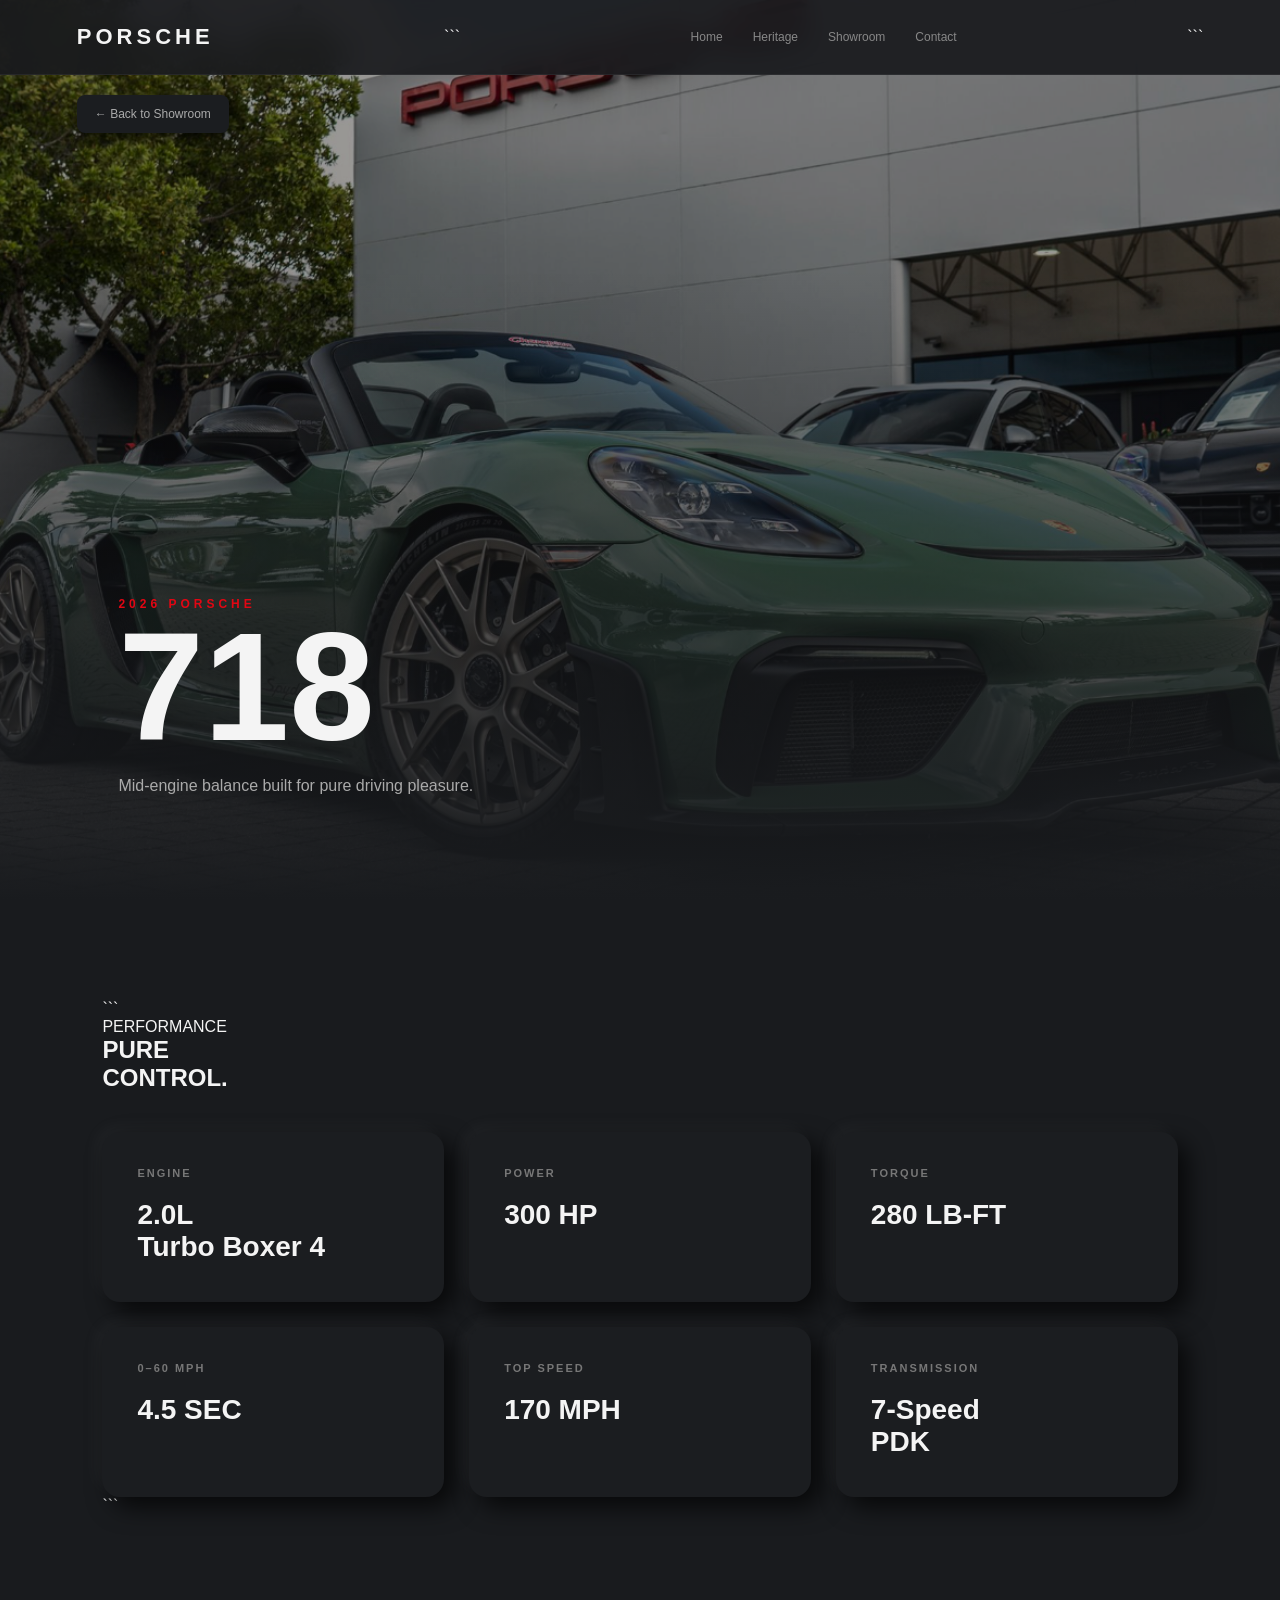
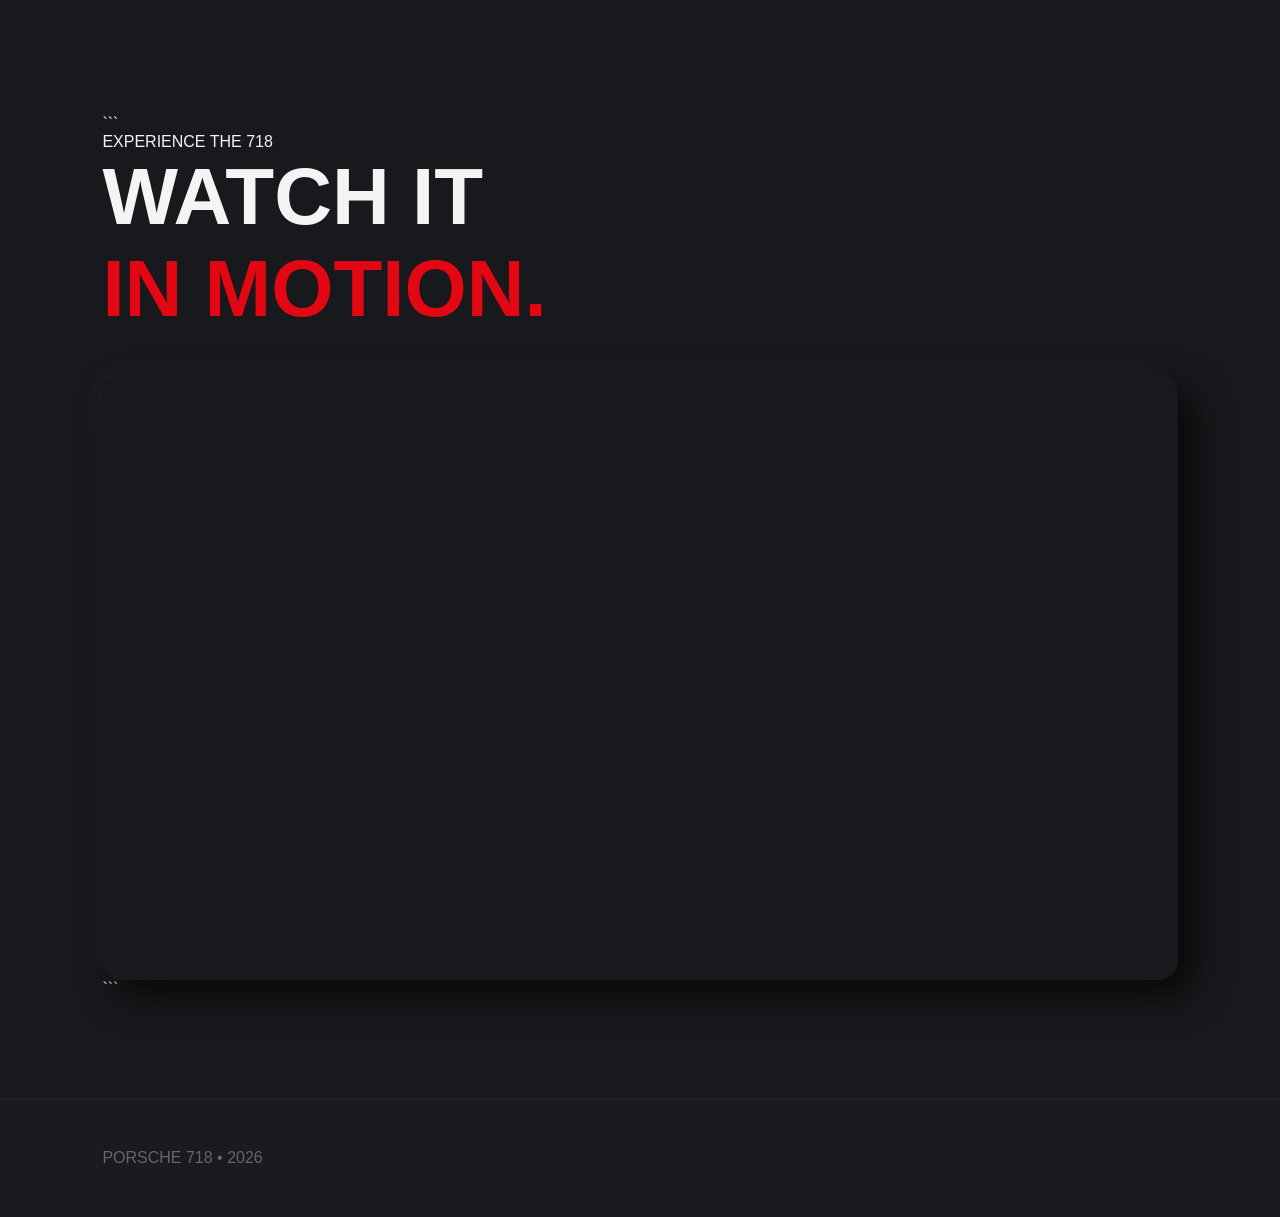
<file: 2026Collection/718.html>
<!DOCTYPE html>

<html lang="en">
<head>
    <meta charset="UTF-8">
    <meta name="viewport" content="width=device-width, initial-scale=1.0">
    <title>Porsche 718 | 2026</title>
    <link rel="stylesheet" href="style.css">
    <link rel="icon" type="image/png" href="../favicon.png">
</head>

<body>

<nav class="navbar">
    <a href="../index.html" class="logo">PORSCHE</a>

```
<div class="nav-links">
    <a href="../index.html">Home</a>
    <a href="../index.html#heritage">Heritage</a>
    <a href="../Porsche.html">Showroom</a>
    <a href="../index.html#contact">Contact</a>
</div>
```

</nav>

<a href="../Porsche.html" class="overlay-button">← Back to Showroom</a>

<section class="model-hero">
    <img src="../gallery/p2.png" alt="2026 Porsche 718 Cayman">

```
<div class="model-title">
    <p>2026 PORSCHE</p>
    <h1>718</h1>
    <span>Mid-engine balance built for pure driving pleasure.</span>
</div>
```

</section>

<section class="model-content">

```
<p class="eyebrow">PERFORMANCE</p>

<h2>
    PURE<br>
    <span>CONTROL.</span>
</h2>

<div class="specs-grid">

    <div class="spec-card">
        <h3>ENGINE</h3>
        <p>2.0L<br>Turbo Boxer 4</p>
    </div>

    <div class="spec-card">
        <h3>POWER</h3>
        <p>300 HP</p>
    </div>

    <div class="spec-card">
        <h3>TORQUE</h3>
        <p>280 LB-FT</p>
    </div>

    <div class="spec-card">
        <h3>0–60 MPH</h3>
        <p>4.5 SEC</p>
    </div>

    <div class="spec-card">
        <h3>TOP SPEED</h3>
        <p>170 MPH</p>
    </div>

    <div class="spec-card">
        <h3>TRANSMISSION</h3>
        <p>7-Speed<br>PDK</p>
    </div>

</div>
```

</section>

<section class="video-section">

```
<p class="eyebrow">EXPERIENCE THE 718</p>

<h2>
    WATCH IT<br>
    <span>IN MOTION.</span>
</h2>

<div class="video-container">
    <iframe
        src="https://www.youtube.com/embed/piZtk-jPUCI"
        title="Porsche 718"
        allowfullscreen>
    </iframe>
</div>
```

</section>

<footer>
    <p>PORSCHE 718 • 2026</p>
</footer>

</body>
</html>
</file>
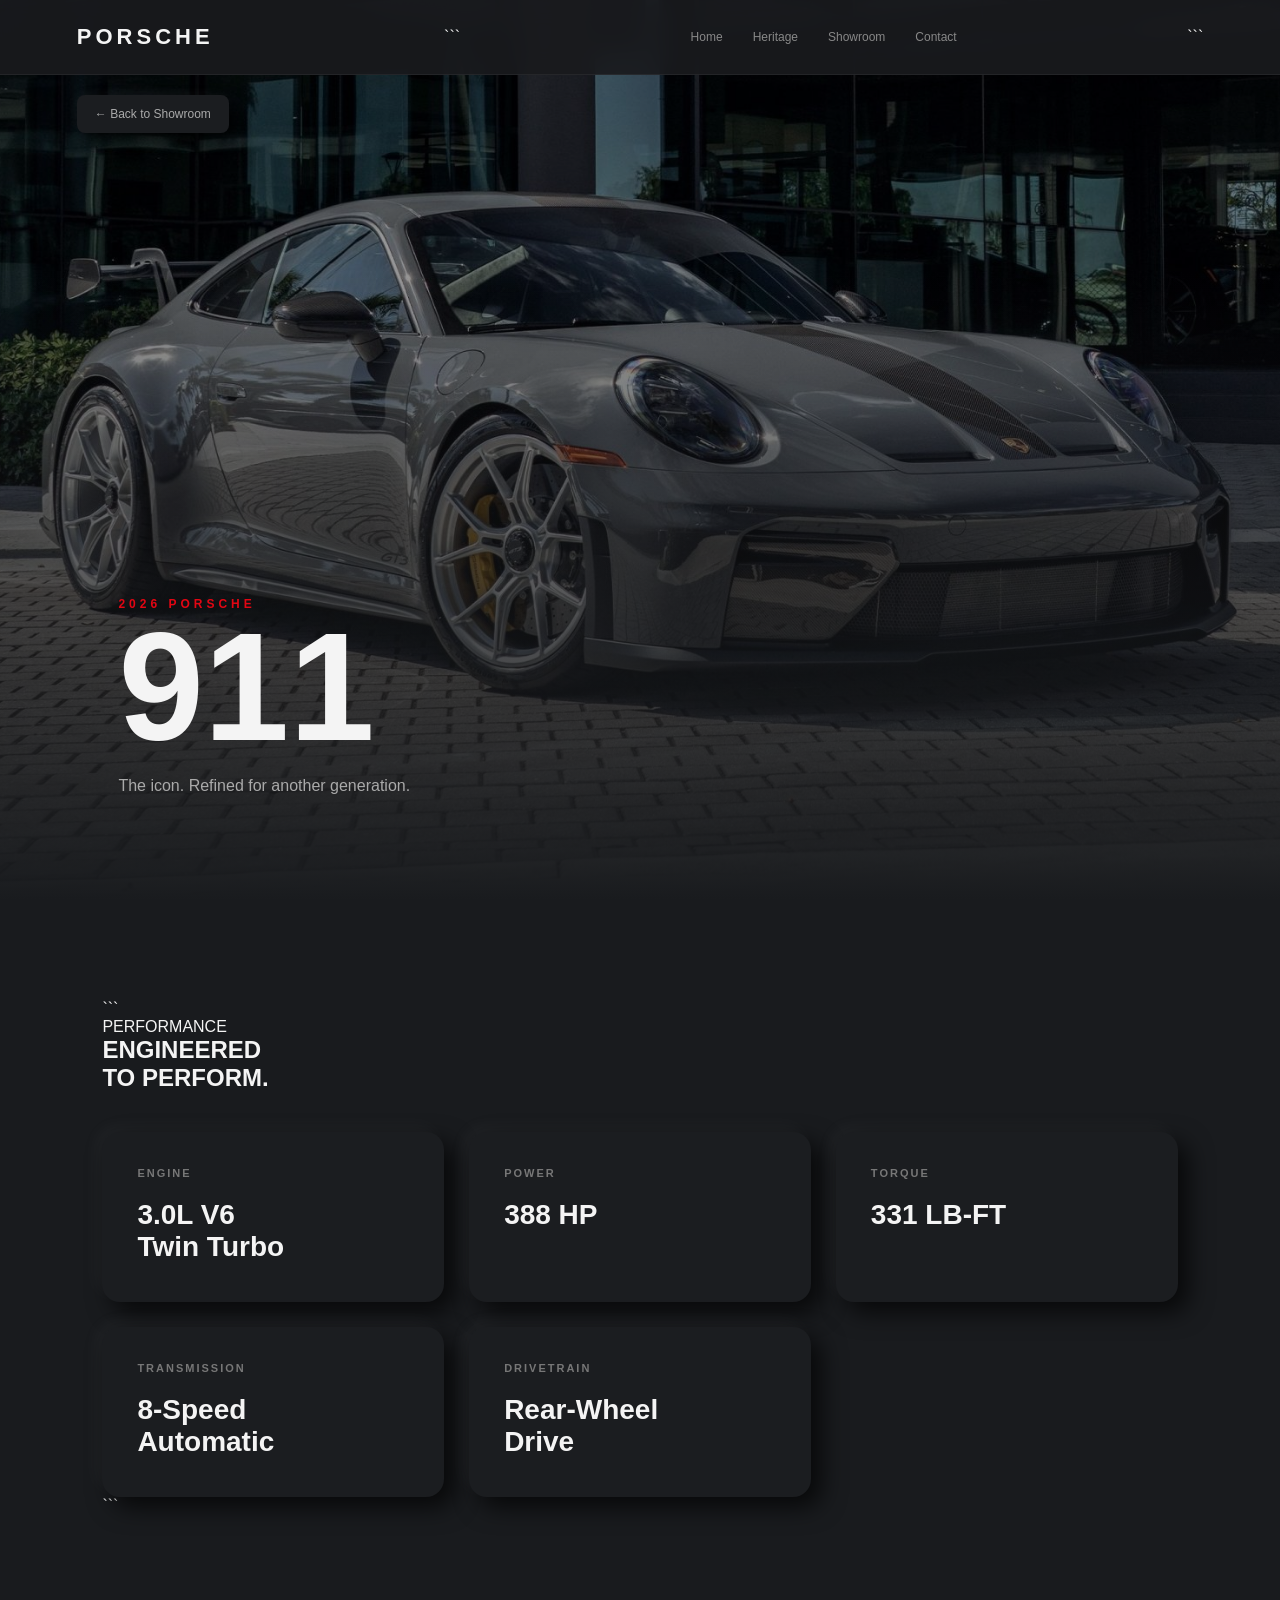
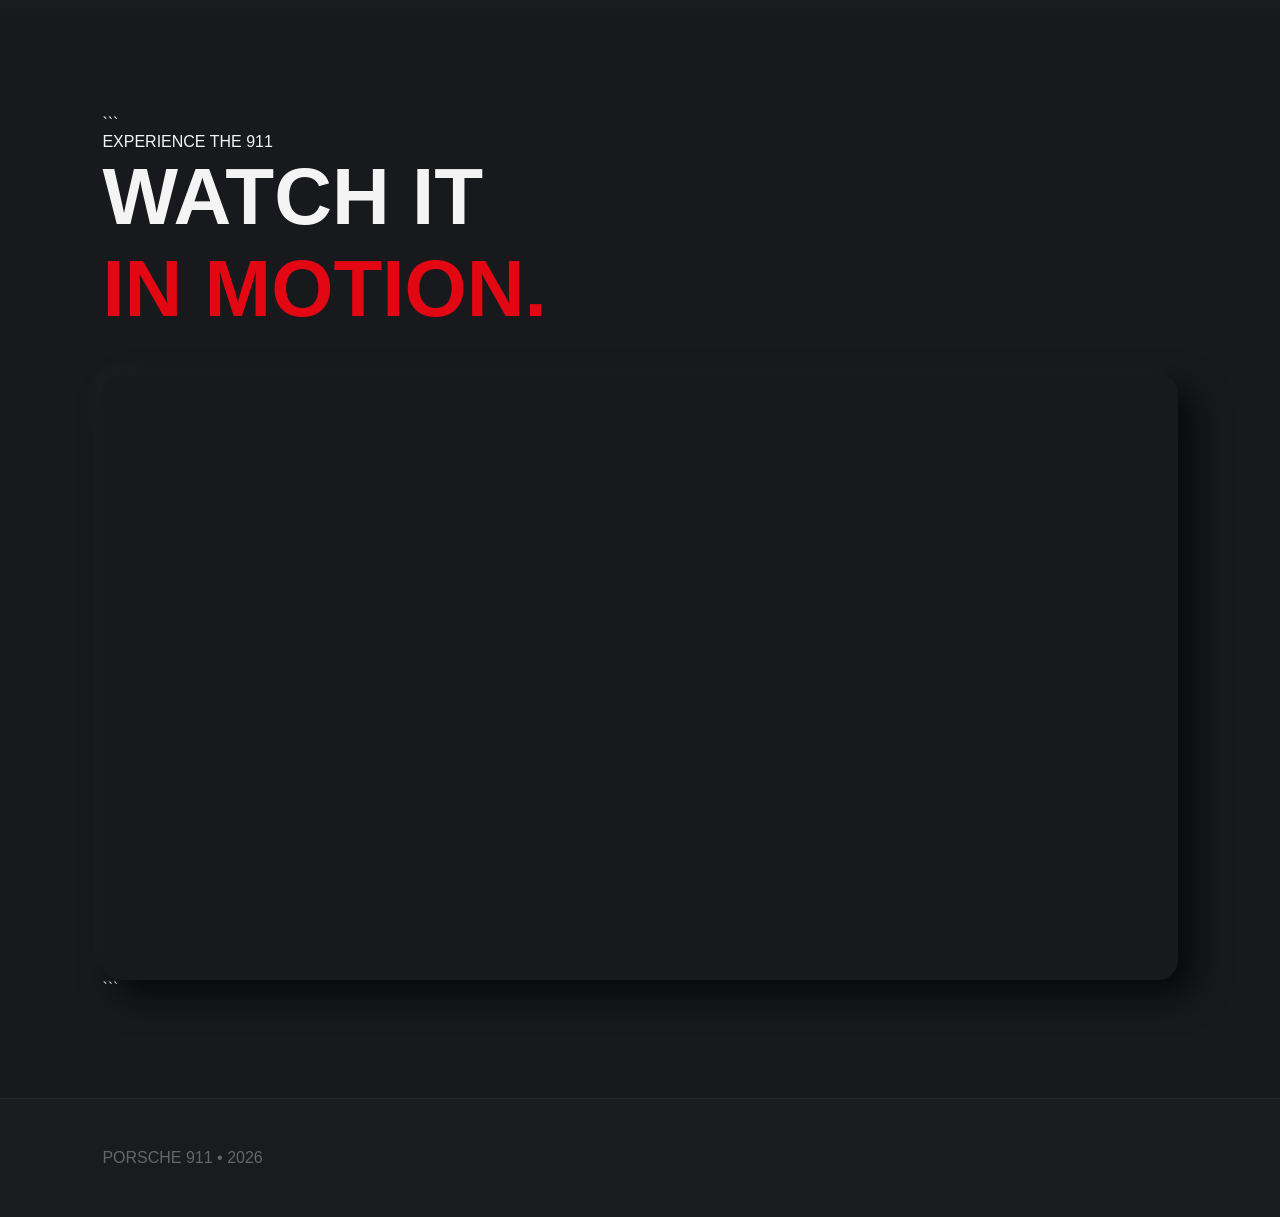
<file: 2026Collection/911.html>
<!DOCTYPE html>

<html lang="en">
<head>
    <meta charset="UTF-8">
    <meta name="viewport" content="width=device-width, initial-scale=1.0">
    <title>Porsche 911 | 2026</title>
    <link rel="stylesheet" href="style.css">
    <link rel="icon" type="image/png" href="../favicon.png">
</head>

<body>

<nav class="navbar">
    <a href="../index.html" class="logo">PORSCHE</a>

```
<div class="nav-links">
    <a href="../index.html">Home</a>
    <a href="../index.html#heritage">Heritage</a>
    <a href="../Porsche.html">Showroom</a>
    <a href="../index.html#contact">Contact</a>
</div>
```

</nav>

<a href="../Porsche.html" class="overlay-button">← Back to Showroom</a>

<section class="model-hero">
    <img src="../gallery/p1.jpeg" alt="2026 Porsche 911">

```
<div class="model-title">
    <p>2026 PORSCHE</p>
    <h1>911</h1>
    <span>The icon. Refined for another generation.</span>
</div>
```

</section>

<section class="model-content">

```
<p class="eyebrow">PERFORMANCE</p>

<h2>
    ENGINEERED<br>
    <span>TO PERFORM.</span>
</h2>

<div class="specs-grid">

    <div class="spec-card">
        <h3>ENGINE</h3>
        <p>3.0L V6<br>Twin Turbo</p>
    </div>

    <div class="spec-card">
        <h3>POWER</h3>
        <p>388 HP</p>
    </div>

    <div class="spec-card">
        <h3>TORQUE</h3>
        <p>331 LB-FT</p>
    </div>

    <div class="spec-card">
        <h3>TRANSMISSION</h3>
        <p>8-Speed<br>Automatic</p>
    </div>

    <div class="spec-card">
        <h3>DRIVETRAIN</h3>
        <p>Rear-Wheel<br>Drive</p>
    </div>

</div>
```

</section>

<section class="video-section">

```
<p class="eyebrow">EXPERIENCE THE 911</p>

<h2>
    WATCH IT<br>
    <span>IN MOTION.</span>
</h2>

<div class="video-container">
    <iframe
        src="https://www.youtube.com/embed/ZtTTX1stEiI"
        title="Porsche 911"
        allowfullscreen>
    </iframe>
</div>
```

</section>

<footer>
    <p>PORSCHE 911 • 2026</p>
</footer>

</body>
</html>
</file>
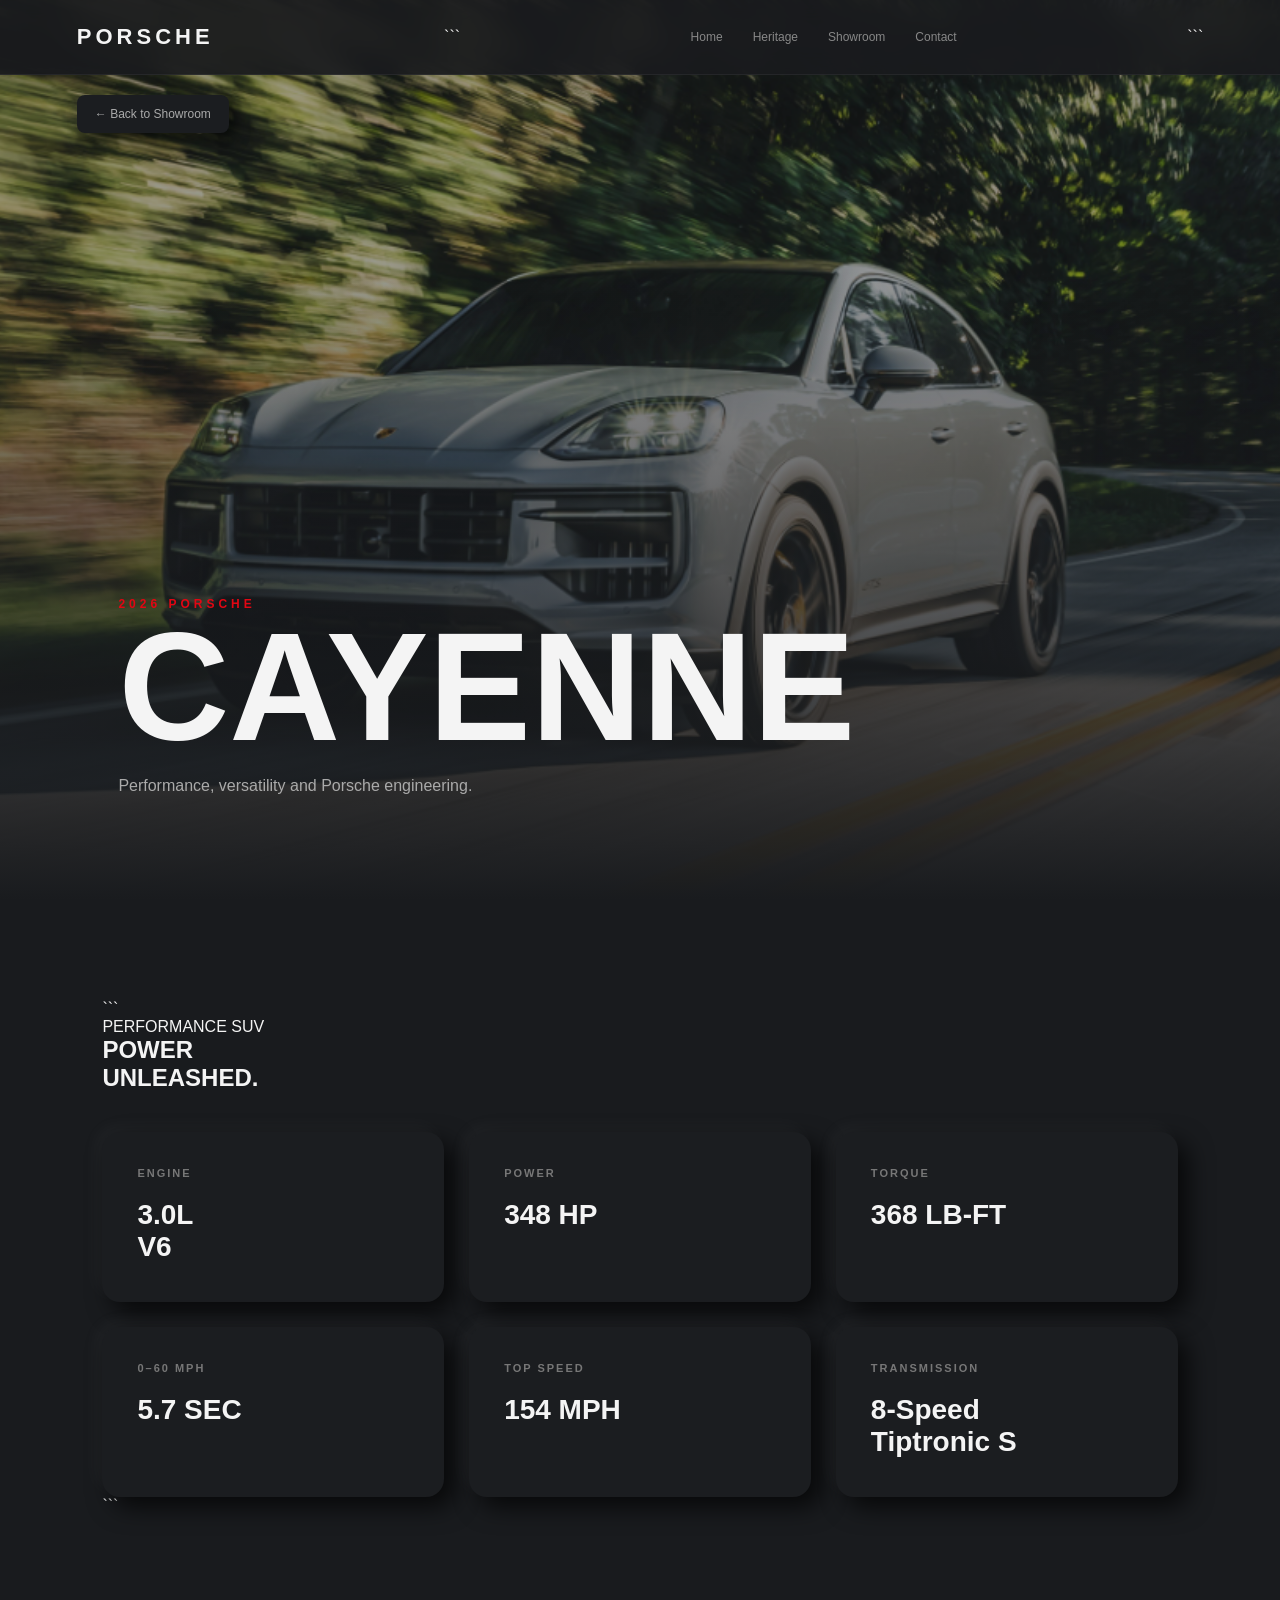
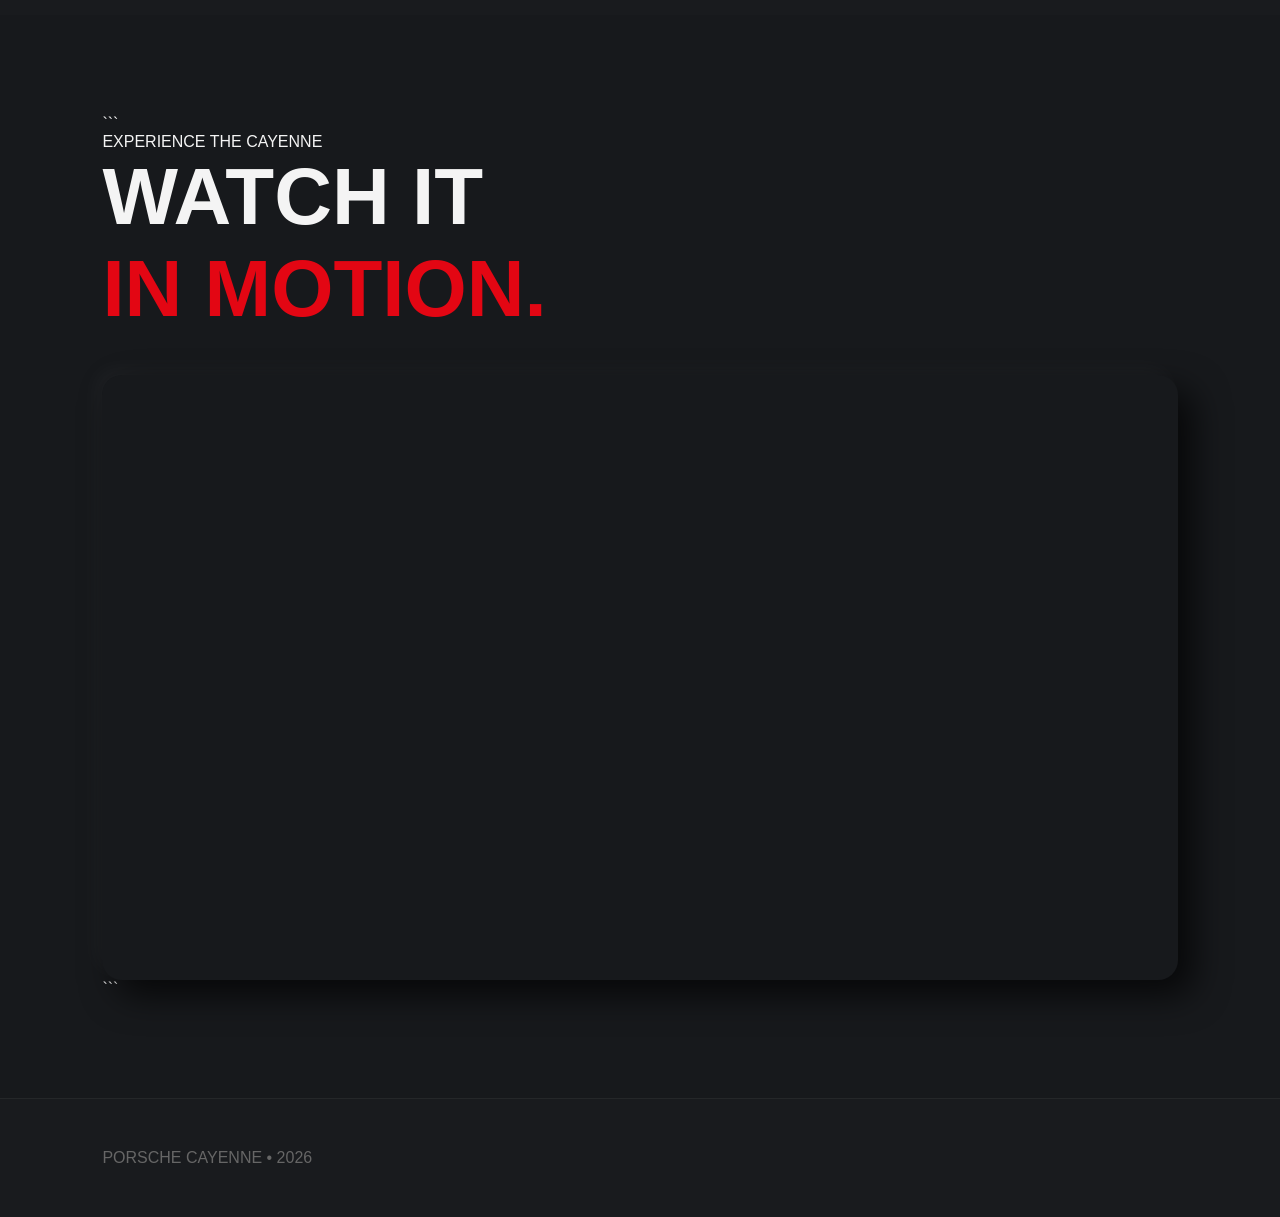
<file: 2026Collection/cayenne.html>
<!DOCTYPE html>

<html lang="en">
<head>
    <meta charset="UTF-8">
    <meta name="viewport" content="width=device-width, initial-scale=1.0">
    <title>Porsche Cayenne | 2026</title>
    <link rel="stylesheet" href="style.css">
    <link rel="icon" type="image/png" href="../favicon.png">
</head>

<body>

<nav class="navbar">
    <a href="../index.html" class="logo">PORSCHE</a>

```
<div class="nav-links">
    <a href="../index.html">Home</a>
    <a href="../index.html#heritage">Heritage</a>
    <a href="../Porsche.html">Showroom</a>
    <a href="../index.html#contact">Contact</a>
</div>
```

</nav>

<a href="../Porsche.html" class="overlay-button">← Back to Showroom</a>

<section class="model-hero">
    <img src="../gallery/p5.png" alt="2026 Porsche Cayenne">

```
<div class="model-title">
    <p>2026 PORSCHE</p>
    <h1>CAYENNE</h1>
    <span>Performance, versatility and Porsche engineering.</span>
</div>
```

</section>

<section class="model-content">

```
<p class="eyebrow">PERFORMANCE SUV</p>

<h2>
    POWER<br>
    <span>UNLEASHED.</span>
</h2>

<div class="specs-grid">

    <div class="spec-card">
        <h3>ENGINE</h3>
        <p>3.0L<br>V6</p>
    </div>

    <div class="spec-card">
        <h3>POWER</h3>
        <p>348 HP</p>
    </div>

    <div class="spec-card">
        <h3>TORQUE</h3>
        <p>368 LB-FT</p>
    </div>

    <div class="spec-card">
        <h3>0–60 MPH</h3>
        <p>5.7 SEC</p>
    </div>

    <div class="spec-card">
        <h3>TOP SPEED</h3>
        <p>154 MPH</p>
    </div>

    <div class="spec-card">
        <h3>TRANSMISSION</h3>
        <p>8-Speed<br>Tiptronic S</p>
    </div>

</div>
```

</section>

<section class="video-section">

```
<p class="eyebrow">EXPERIENCE THE CAYENNE</p>

<h2>
    WATCH IT<br>
    <span>IN MOTION.</span>
</h2>

<div class="video-container">
    <iframe
        src="https://www.youtube.com/embed/4TwIE5hiVq4"
        title="Porsche Cayenne"
        allowfullscreen>
    </iframe>
</div>
```

</section>

<footer>
    <p>PORSCHE CAYENNE • 2026</p>
</footer>

</body>
</html>
</file>
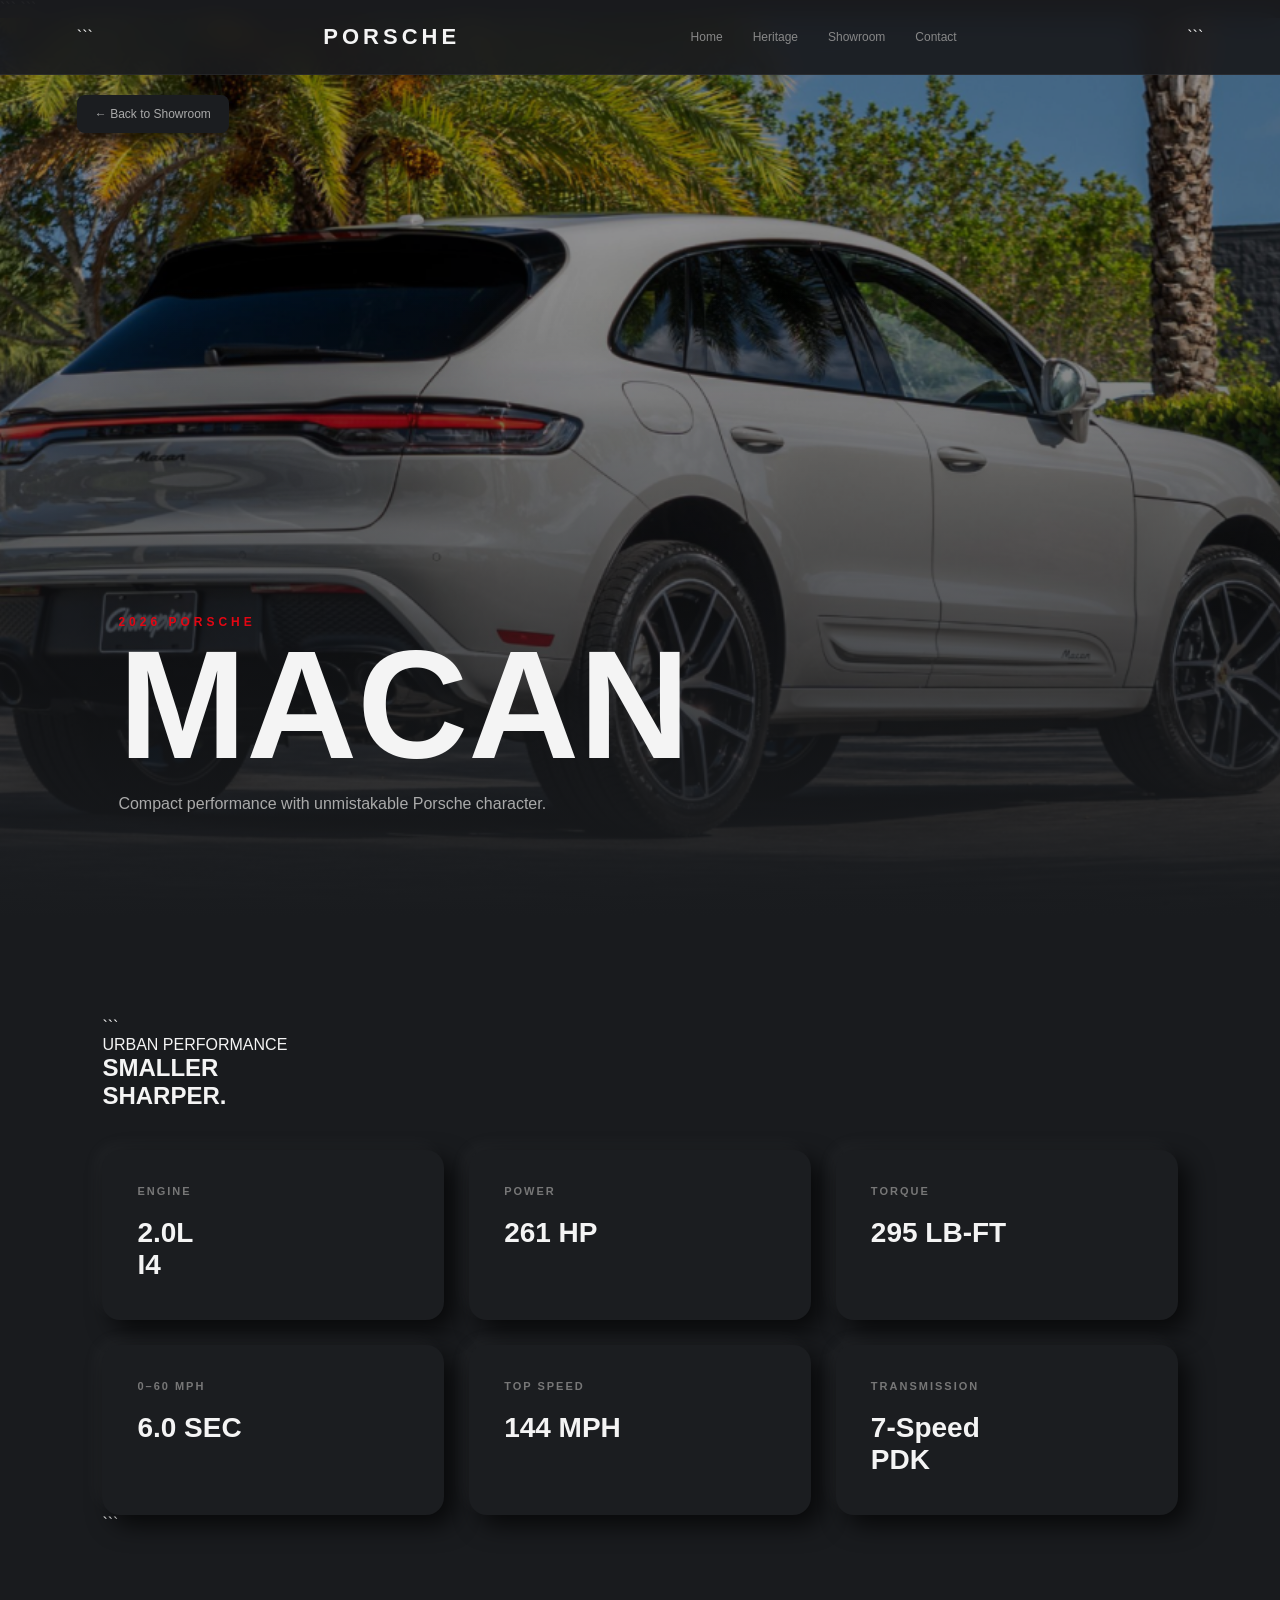
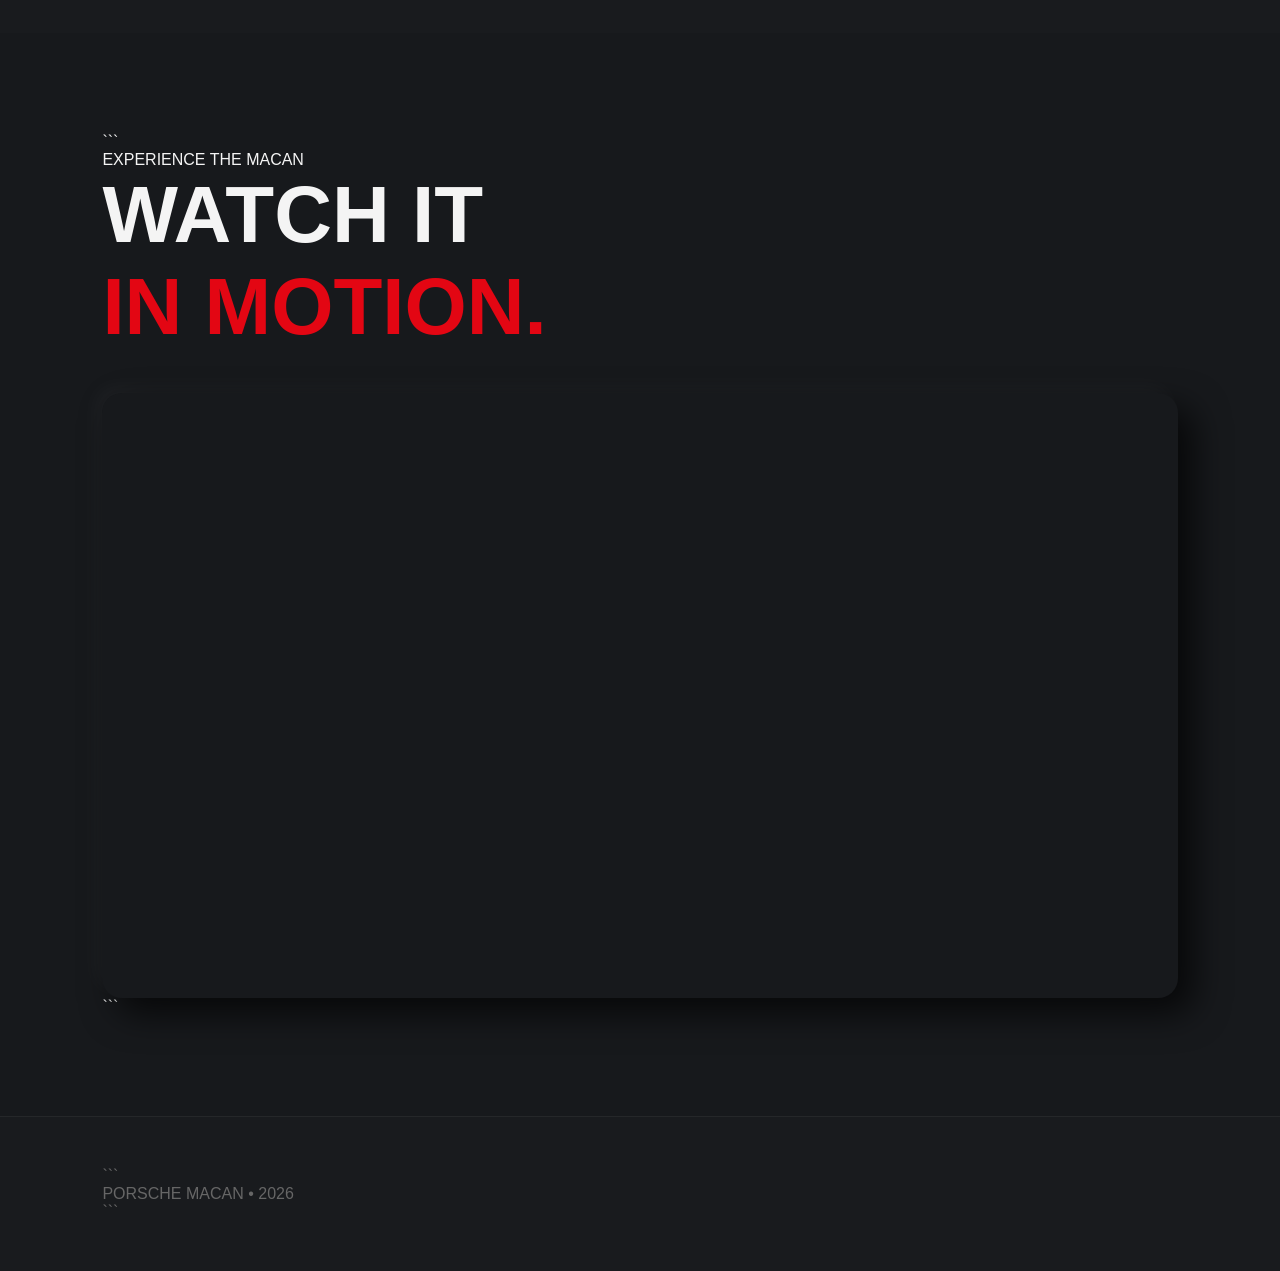
<file: 2026Collection/macan.html>
<!DOCTYPE html>

<html lang="en">
<head>
    <meta charset="UTF-8">
    <meta name="viewport" content="width=device-width, initial-scale=1.0">

```
<title>Porsche Macan | 2026</title>

<link rel="stylesheet" href="style.css">

<link rel="icon"
      type="image/png"
      href="../favicon.png">
```

</head>

<body>

<nav class="navbar">

```
<a href="../index.html" class="logo">
    PORSCHE
</a>

<div class="nav-links">

    <a href="../index.html">
        Home
    </a>

    <a href="../index.html#heritage">
        Heritage
    </a>

    <a href="../Porsche.html">
        Showroom
    </a>

    <a href="../index.html#contact">
        Contact
    </a>

</div>
```

</nav>

<a href="../Porsche.html" class="overlay-button">
    ← Back to Showroom
</a>

<section class="model-hero">

```
<img src="../gallery/p6.png"
     alt="2026 Porsche Macan">

<div class="model-title">

    <p>2026 PORSCHE</p>

    <h1>MACAN</h1>

    <span>
        Compact performance with unmistakable Porsche character.
    </span>

</div>
```

</section>

<section class="model-content">

```
<p class="eyebrow">
    URBAN PERFORMANCE
</p>

<h2>
    SMALLER<br>
    <span>SHARPER.</span>
</h2>


<div class="specs-grid">

    <div class="spec-card">

        <h3>ENGINE</h3>

        <p>
            2.0L<br>
            I4
        </p>

    </div>


    <div class="spec-card">

        <h3>POWER</h3>

        <p>
            261 HP
        </p>

    </div>


    <div class="spec-card">

        <h3>TORQUE</h3>

        <p>
            295 LB-FT
        </p>

    </div>


    <div class="spec-card">

        <h3>0–60 MPH</h3>

        <p>
            6.0 SEC
        </p>

    </div>


    <div class="spec-card">

        <h3>TOP SPEED</h3>

        <p>
            144 MPH
        </p>

    </div>


    <div class="spec-card">

        <h3>TRANSMISSION</h3>

        <p>
            7-Speed<br>
            PDK
        </p>

    </div>

</div>
```

</section>

<section class="video-section">

```
<p class="eyebrow">
    EXPERIENCE THE MACAN
</p>

<h2>
    WATCH IT<br>
    <span>IN MOTION.</span>
</h2>

<div class="video-container">

    <iframe
        src="https://www.youtube.com/embed/OsosTl4Gwx4"
        title="Porsche Macan"
        allowfullscreen>
    </iframe>

</div>
```

</section>

<footer>

```
<p>
    PORSCHE MACAN • 2026
</p>
```

</footer>

</body>
</html>
</file>
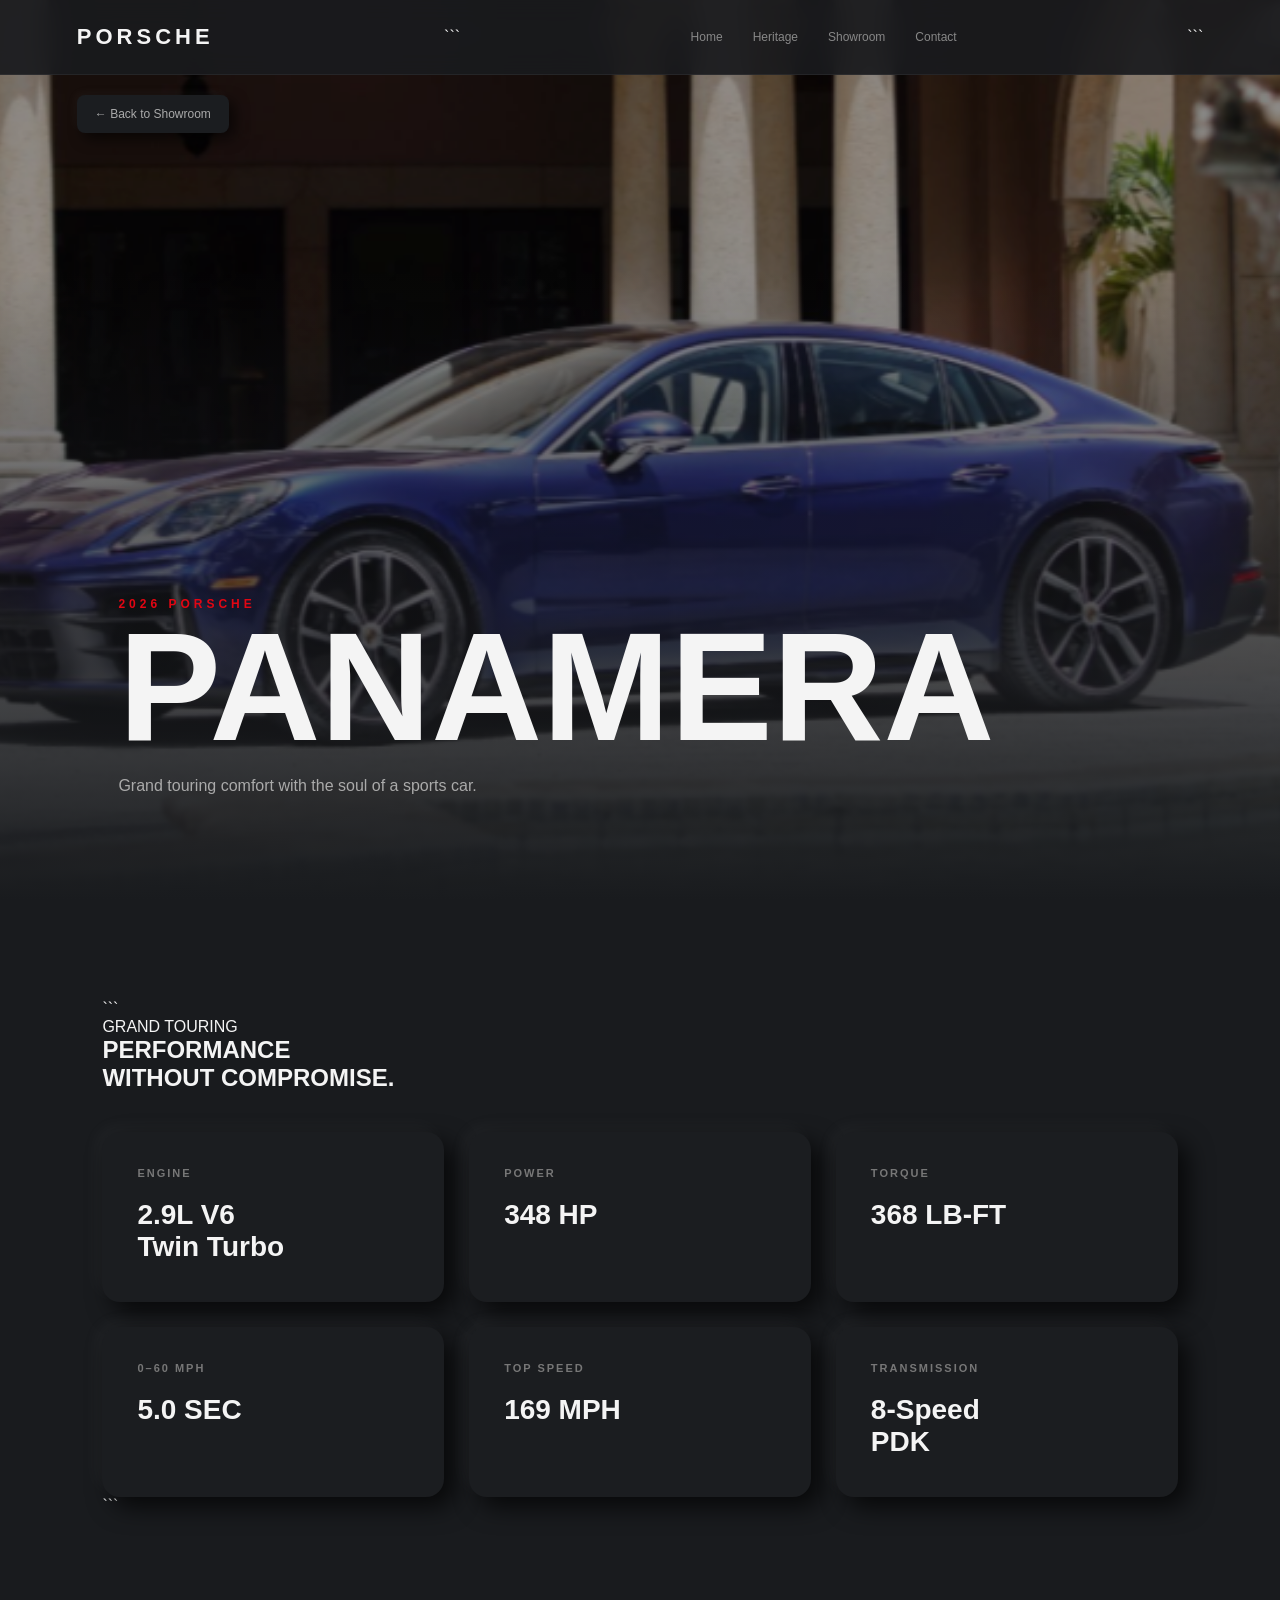
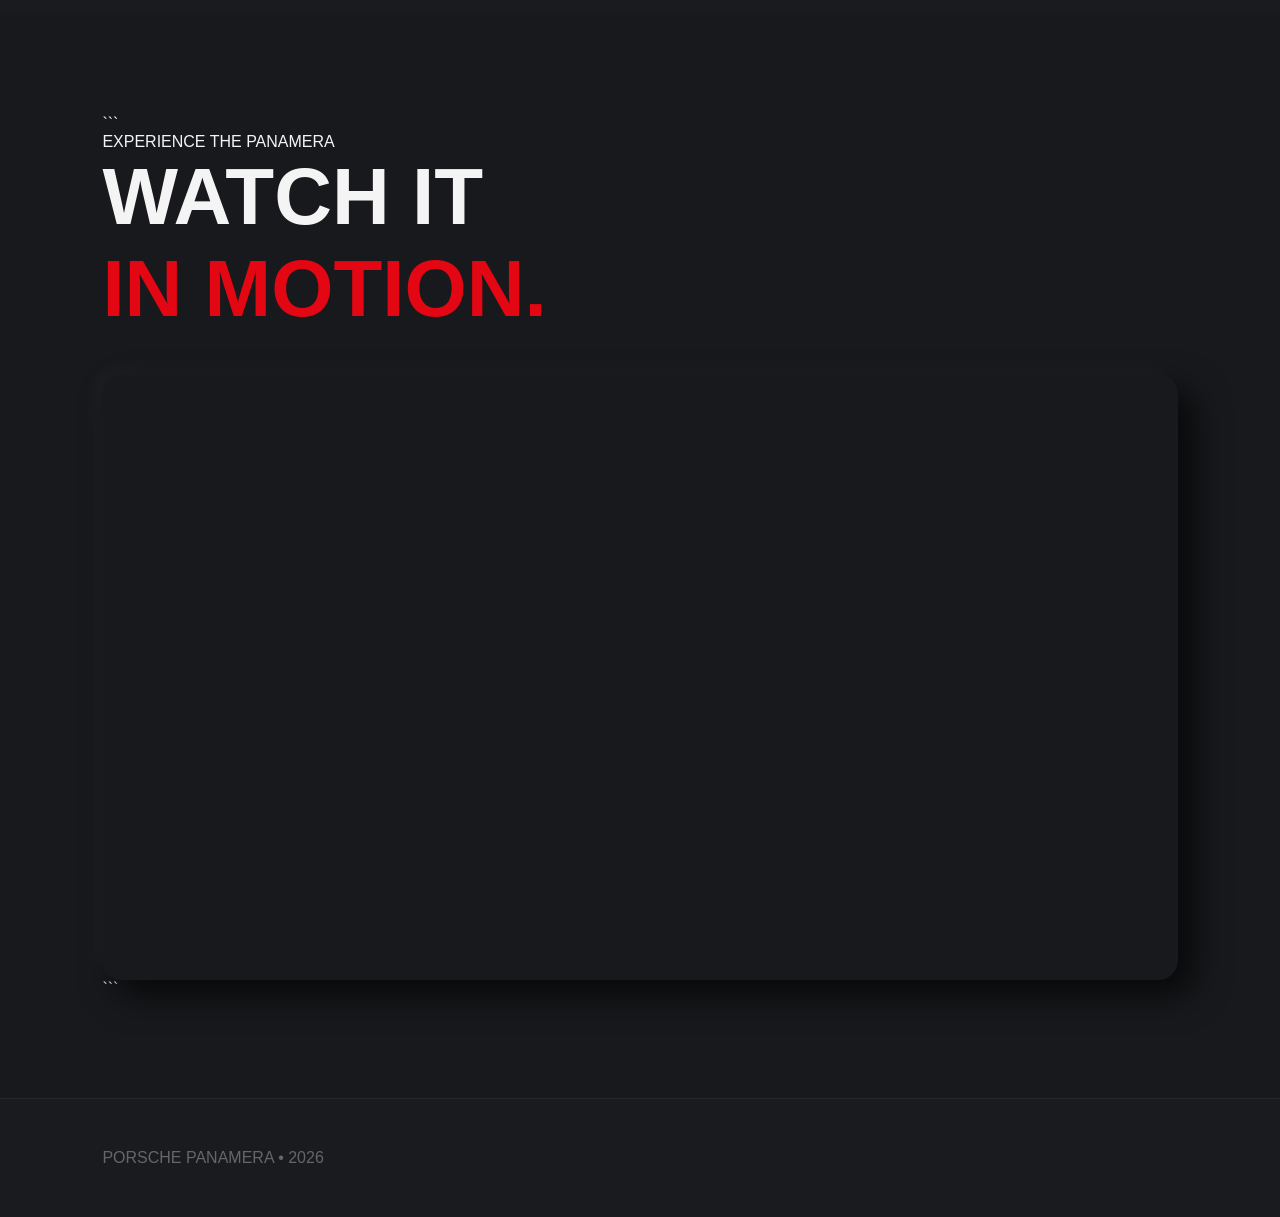
<file: 2026Collection/panamera.html>
<!DOCTYPE html>

<html lang="en">
<head>
    <meta charset="UTF-8">
    <meta name="viewport" content="width=device-width, initial-scale=1.0">
    <title>Porsche Panamera | 2026</title>
    <link rel="stylesheet" href="style.css">
    <link rel="icon" type="image/png" href="../favicon.png">
</head>

<body>

<nav class="navbar">
    <a href="../index.html" class="logo">PORSCHE</a>

```
<div class="nav-links">
    <a href="../index.html">Home</a>
    <a href="../index.html#heritage">Heritage</a>
    <a href="../Porsche.html">Showroom</a>
    <a href="../index.html#contact">Contact</a>
</div>
```

</nav>

<a href="../Porsche.html" class="overlay-button">← Back to Showroom</a>

<section class="model-hero">
    <img src="../gallery/p4.png" alt="2026 Porsche Panamera">

```
<div class="model-title">
    <p>2026 PORSCHE</p>
    <h1>PANAMERA</h1>
    <span>Grand touring comfort with the soul of a sports car.</span>
</div>
```

</section>

<section class="model-content">

```
<p class="eyebrow">GRAND TOURING</p>

<h2>
    PERFORMANCE<br>
    <span>WITHOUT COMPROMISE.</span>
</h2>

<div class="specs-grid">

    <div class="spec-card">
        <h3>ENGINE</h3>
        <p>2.9L V6<br>Twin Turbo</p>
    </div>

    <div class="spec-card">
        <h3>POWER</h3>
        <p>348 HP</p>
    </div>

    <div class="spec-card">
        <h3>TORQUE</h3>
        <p>368 LB-FT</p>
    </div>

    <div class="spec-card">
        <h3>0–60 MPH</h3>
        <p>5.0 SEC</p>
    </div>

    <div class="spec-card">
        <h3>TOP SPEED</h3>
        <p>169 MPH</p>
    </div>

    <div class="spec-card">
        <h3>TRANSMISSION</h3>
        <p>8-Speed<br>PDK</p>
    </div>

</div>
```

</section>

<section class="video-section">

```
<p class="eyebrow">EXPERIENCE THE PANAMERA</p>

<h2>
    WATCH IT<br>
    <span>IN MOTION.</span>
</h2>

<div class="video-container">
    <iframe
        src="https://www.youtube.com/embed/IDJxTDwJZ6k"
        title="Porsche Panamera"
        allowfullscreen>
    </iframe>
</div>
```

</section>

<footer>
    <p>PORSCHE PANAMERA • 2026</p>
</footer>

</body>
</html>
</file>
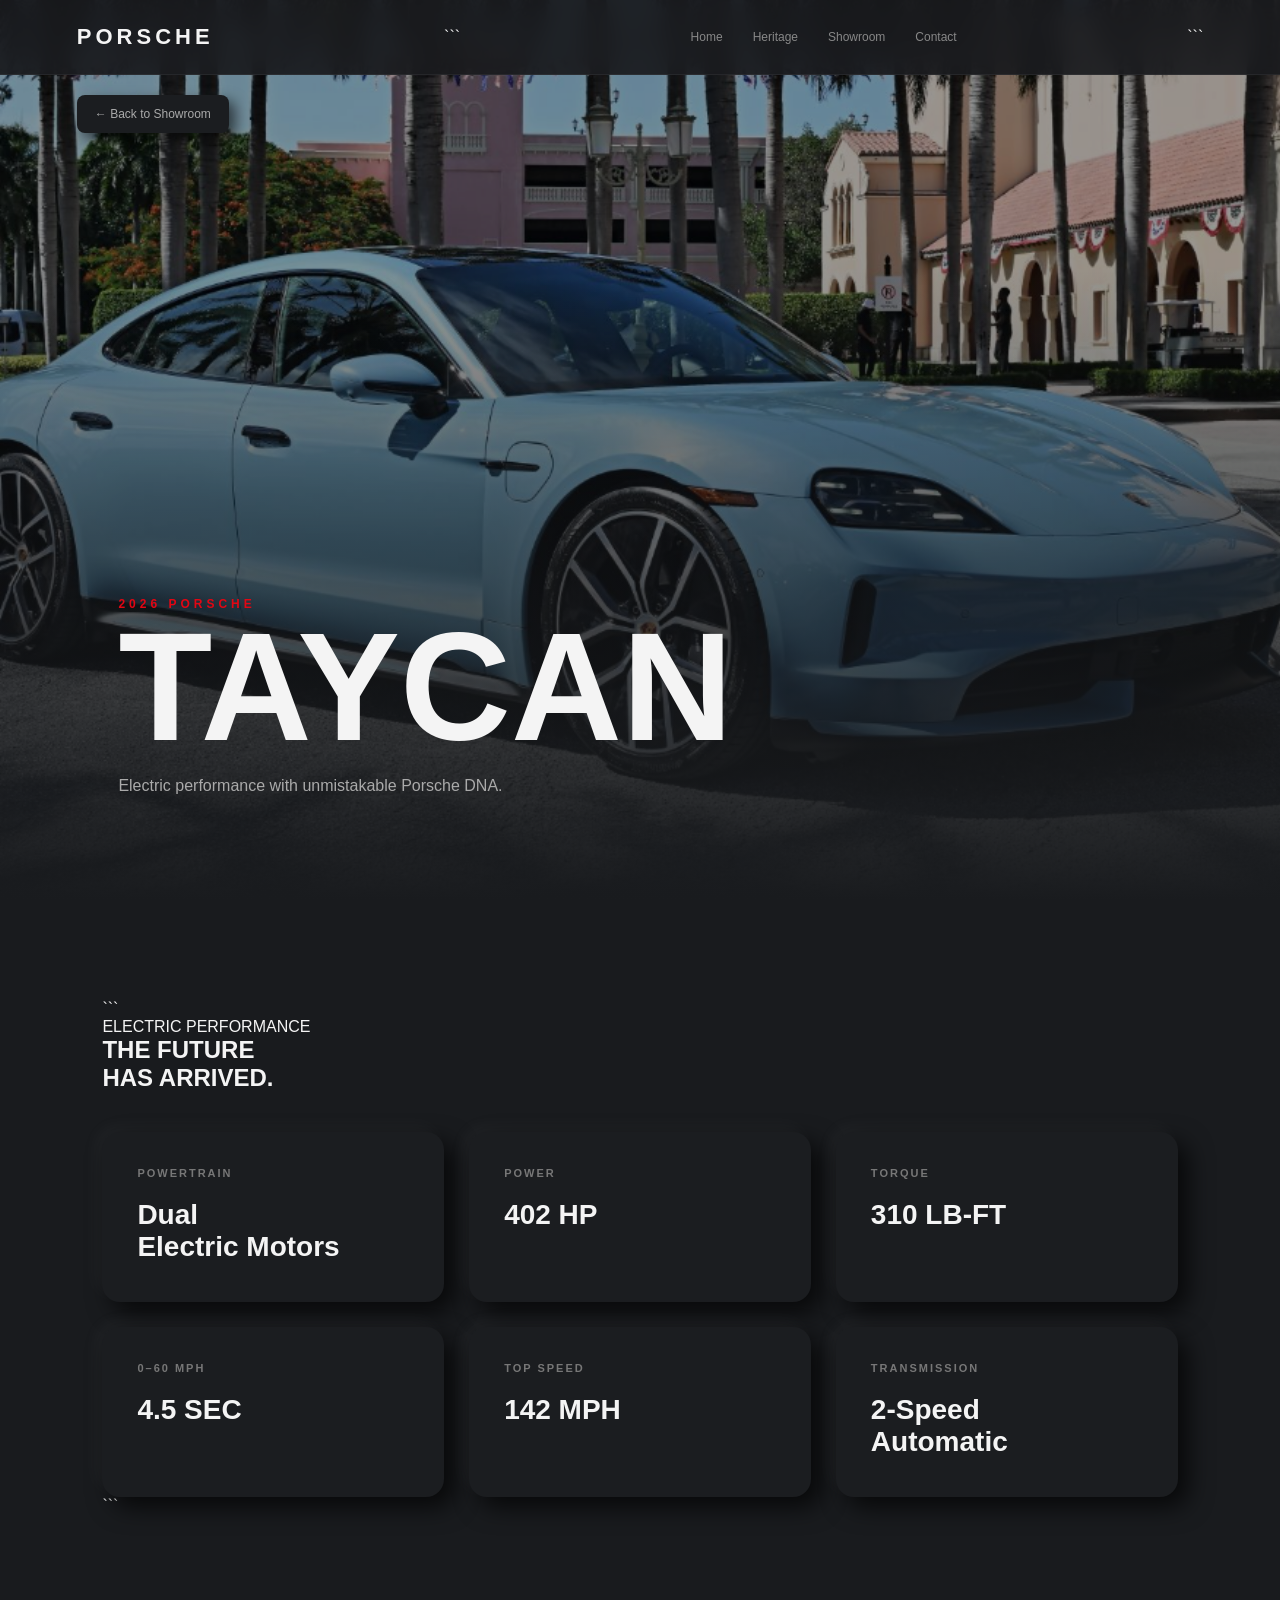
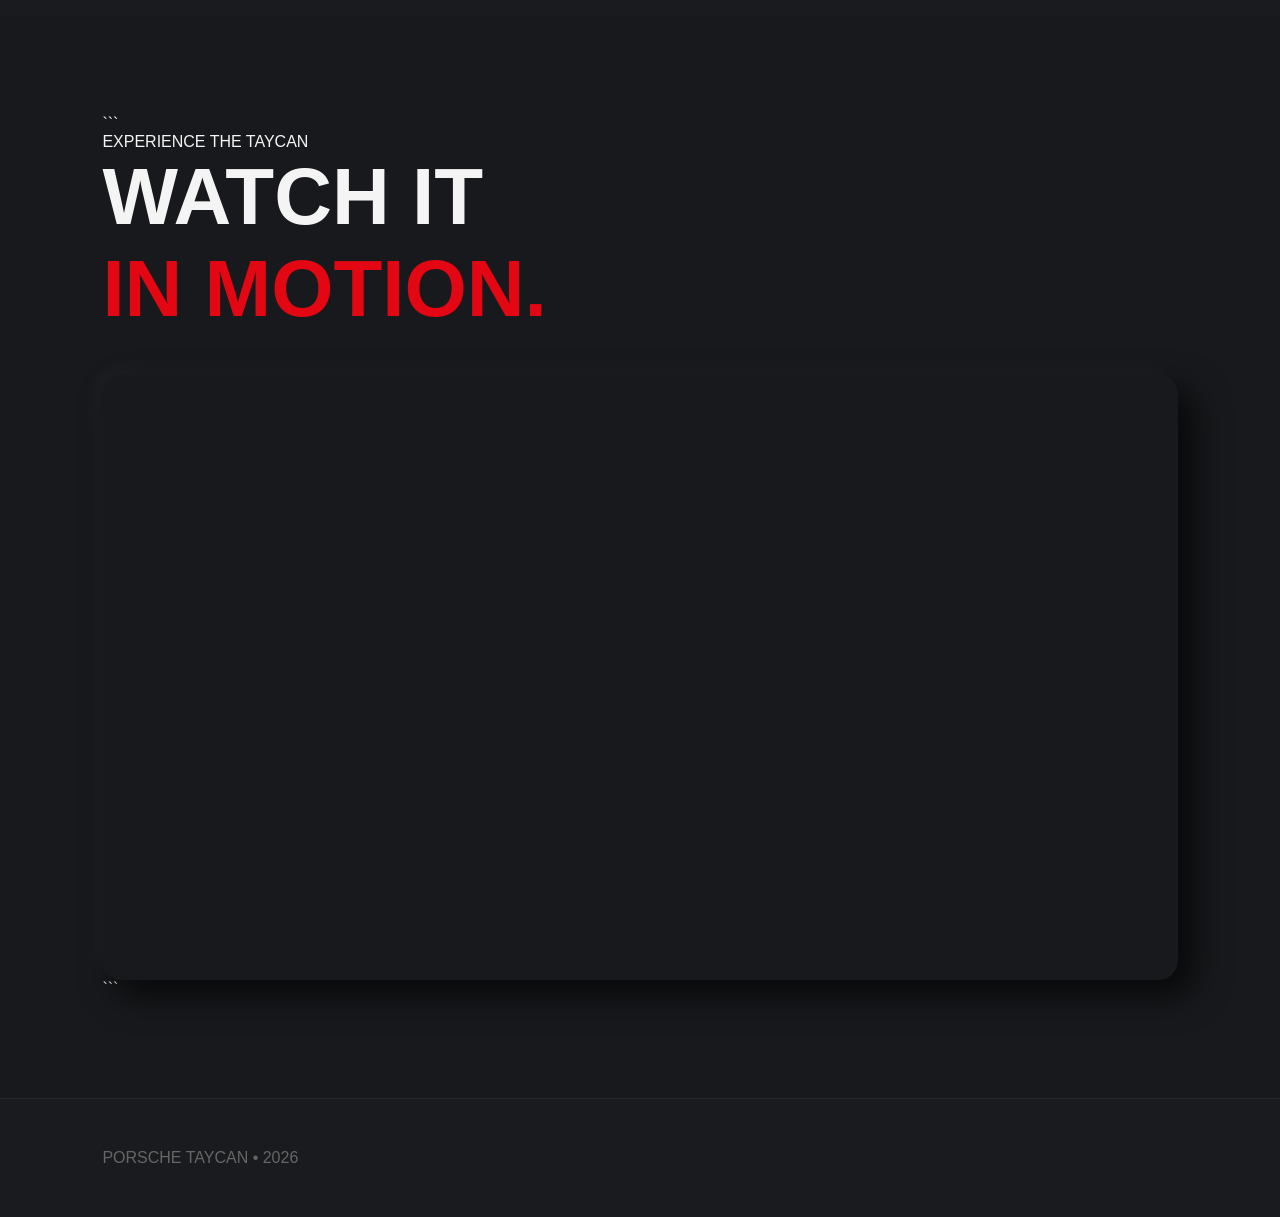
<file: 2026Collection/taycan.html>
<!DOCTYPE html>

<html lang="en">
<head>
    <meta charset="UTF-8">
    <meta name="viewport" content="width=device-width, initial-scale=1.0">
    <title>Porsche Taycan | 2026</title>
    <link rel="stylesheet" href="style.css">
    <link rel="icon" type="image/png" href="../favicon.png">
</head>

<body>

<nav class="navbar">
    <a href="../index.html" class="logo">PORSCHE</a>

```
<div class="nav-links">
    <a href="../index.html">Home</a>
    <a href="../index.html#heritage">Heritage</a>
    <a href="../Porsche.html">Showroom</a>
    <a href="../index.html#contact">Contact</a>
</div>
```

</nav>

<a href="../Porsche.html" class="overlay-button">← Back to Showroom</a>

<section class="model-hero">
    <img src="../gallery/p3.png" alt="2026 Porsche Taycan">

```
<div class="model-title">
    <p>2026 PORSCHE</p>
    <h1>TAYCAN</h1>
    <span>Electric performance with unmistakable Porsche DNA.</span>
</div>
```

</section>

<section class="model-content">

```
<p class="eyebrow">ELECTRIC PERFORMANCE</p>

<h2>
    THE FUTURE<br>
    <span>HAS ARRIVED.</span>
</h2>

<div class="specs-grid">

    <div class="spec-card">
        <h3>POWERTRAIN</h3>
        <p>Dual<br>Electric Motors</p>
    </div>

    <div class="spec-card">
        <h3>POWER</h3>
        <p>402 HP</p>
    </div>

    <div class="spec-card">
        <h3>TORQUE</h3>
        <p>310 LB-FT</p>
    </div>

    <div class="spec-card">
        <h3>0–60 MPH</h3>
        <p>4.5 SEC</p>
    </div>

    <div class="spec-card">
        <h3>TOP SPEED</h3>
        <p>142 MPH</p>
    </div>

    <div class="spec-card">
        <h3>TRANSMISSION</h3>
        <p>2-Speed<br>Automatic</p>
    </div>

</div>
```

</section>

<section class="video-section">

```
<p class="eyebrow">EXPERIENCE THE TAYCAN</p>

<h2>
    WATCH IT<br>
    <span>IN MOTION.</span>
</h2>

<div class="video-container">
    <iframe
        src="https://www.youtube.com/embed/2wcJw9yd3ao"
        title="Porsche Taycan"
        allowfullscreen>
    </iframe>
</div>
```

</section>

<footer>
    <p>PORSCHE TAYCAN • 2026</p>
</footer>

</body>
</html>
</file>
<file: 2026Collection/style.css>
* {
    margin: 0;
    padding: 0;
    box-sizing: border-box;
}

html {
    scroll-behavior: smooth;
}

body {
    background: #191b1e;
    color: #f4f4f4;

    font-family: Arial, Helvetica, sans-serif;

    overflow-x: hidden;
}

a {
    color: inherit;
    text-decoration: none;
}


/* =========================
   NAVBAR
========================= */

.navbar {

    position: fixed;

    top: 0;
    left: 0;

    width: 100%;
    height: 75px;

    padding: 0 6%;

    display: flex;

    justify-content: space-between;
    align-items: center;

    background: rgba(25,27,30,0.92);

    backdrop-filter: blur(12px);

    border-bottom:
        1px solid rgba(255,255,255,0.05);

    z-index: 1000;
}

.logo {

    font-size: 22px;

    font-weight: 900;

    letter-spacing: 4px;
}

.nav-links {

    display: flex;

    gap: 30px;
}

.nav-links a {

    color: #888;

    font-size: 12px;

    transition: 0.3s;
}

.nav-links a:hover {

    color: #e30613;
}


/* =========================
   HERO
========================= */

.model-hero {

    min-height: 100vh;

    position: relative;

    display: flex;

    align-items: flex-end;

    padding: 8%;

    overflow: hidden;
}

.model-hero img {

    position: absolute;

    inset: 0;

    width: 100%;
    height: 100%;

    object-fit: cover;

    filter: brightness(0.6);

    animation: carEntrance 1.5s ease-out;
}

@keyframes carEntrance {

    from {

        transform:
            scale(1.15)
            translateX(80px);

        opacity: 0;

    }

    to {

        transform:
            scale(1)
            translateX(0);

        opacity: 1;

    }

}

.model-hero::after {

    content: "";

    position: absolute;

    inset: 0;

    background:
        linear-gradient(
            transparent 30%,
            #191b1e 100%
        );
}

.model-title {

    position: relative;

    z-index: 2;
}

.model-title p {

    color: #e30613;

    font-size: 12px;

    font-weight: bold;

    letter-spacing: 4px;
}

.model-title h1 {

    margin-top: 15px;

    font-size:
        clamp(70px, 12vw, 160px);

    line-height: 0.8;

    font-weight: 900;
}

.model-title span {

    display: block;

    margin-top: 25px;

    color: #aaa;

    font-size: 16px;

    line-height: 1.5;
}


/* =========================
   CONTENT
========================= */

.model-content {

    padding: 100px 8%;
}


/* =========================
   SPECS
========================= */

.specs-grid {

    display: grid;

    grid-template-columns:
        repeat(3, 1fr);

    gap: 25px;

    margin-top: 40px;
}

.spec-card {

    padding: 35px;

    min-height: 170px;

    border-radius: 18px;

    background: #1b1d20;

    box-shadow:
        10px 10px 25px rgba(0,0,0,0.7),
        -7px -7px 18px rgba(255,255,255,0.035);

    transition: 0.4s;

    position: relative;

    overflow: hidden;
}

.spec-card::after {

    content: "";

    position: absolute;

    bottom: 0;
    left: 0;

    width: 100%;
    height: 3px;

    background: #e30613;

    transform: scaleX(0);

    transform-origin: left;

    transition: 0.4s;
}

.spec-card:hover {

    transform: translateY(-8px);

}

.spec-card:hover::after {

    transform: scaleX(1);

}

.spec-card h3 {

    color: #777;

    font-size: 11px;

    letter-spacing: 2px;

    margin-bottom: 20px;
}

.spec-card p {

    font-size: 28px;

    font-weight: bold;
}


/* =========================
   VIDEO
========================= */

.video-section {

    padding: 100px 8%;

    background: #17191c;
}

.video-section h2 {

    margin-bottom: 40px;

    font-size:
        clamp(45px, 7vw, 80px);
}

.video-section h2 span {

    color: #e30613;
}

.video-container {

    position: relative;

    width: 100%;

    max-width: 1200px;

    margin: auto;

    padding-bottom: 56.25%;

    height: 0;

    border-radius: 20px;

    overflow: hidden;

    box-shadow:
        15px 15px 35px rgba(0,0,0,0.7),
        -8px -8px 20px rgba(255,255,255,0.03);
}

.video-container iframe {

    position: absolute;

    inset: 0;

    width: 100%;
    height: 100%;

    border: none;
}


/* =========================
   BACK BUTTON
========================= */

.overlay-button {

    position: fixed;

    top: 95px;
    left: 6%;

    z-index: 900;

    padding: 12px 18px;

    border-radius: 8px;

    background: #1b1d20;

    box-shadow:
        6px 6px 14px rgba(0,0,0,0.6),
        -4px -4px 10px rgba(255,255,255,0.03);

    color: #aaa;

    font-size: 12px;

    transition: 0.3s;
}

.overlay-button:hover {

    color: #e30613;

    transform: translateX(-5px);
}


/* =========================
   FOOTER
========================= */

footer {

    padding: 50px 8%;

    color: #666;

    border-top:
        1px solid rgba(255,255,255,0.05);
}


/* =========================
   MOBILE
========================= */

@media (max-width: 800px) {

    .nav-links {

        gap: 12px;
    }

    .nav-links a {

        font-size: 9px;
    }

    .specs-grid {

        grid-template-columns: 1fr;
    }

    .model-hero {

        min-height: 80vh;

        padding: 8%;
    }

    .model-title h1 {

        font-size: 70px;
    }

}
</file>
